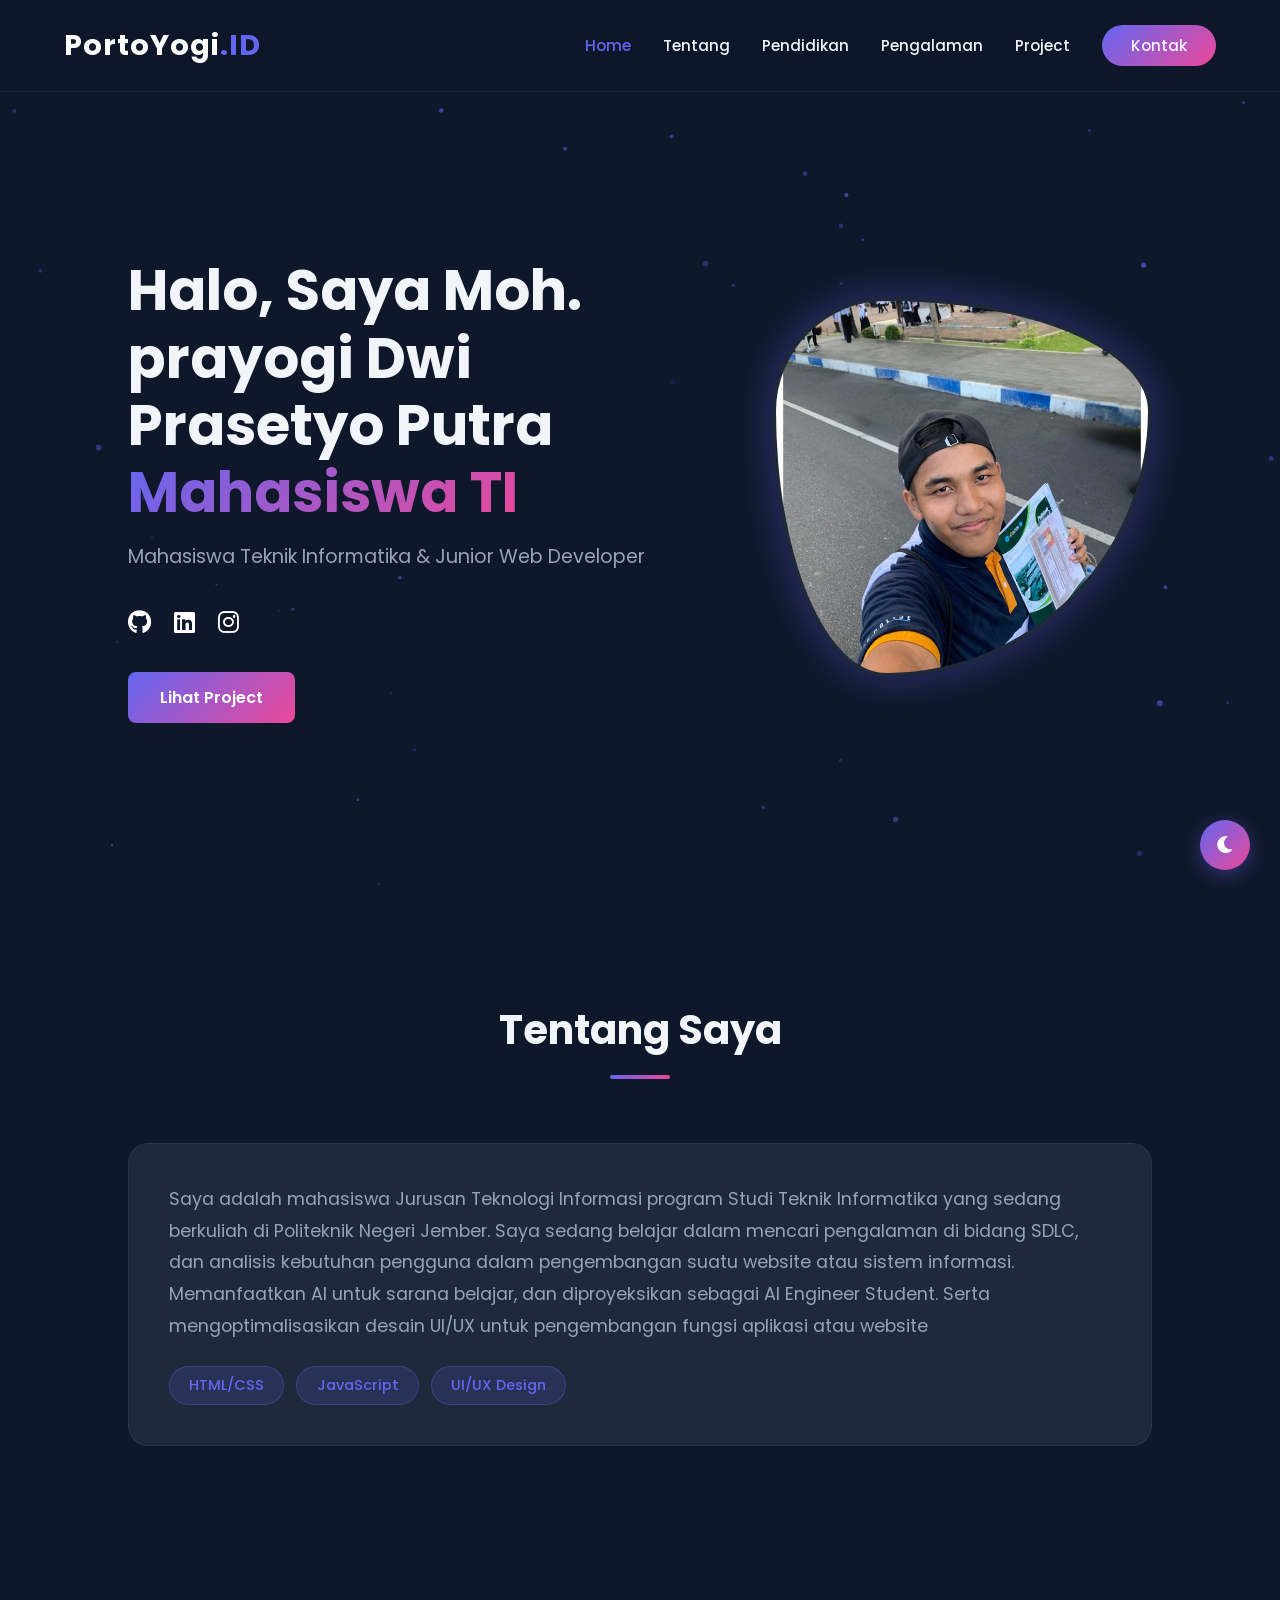
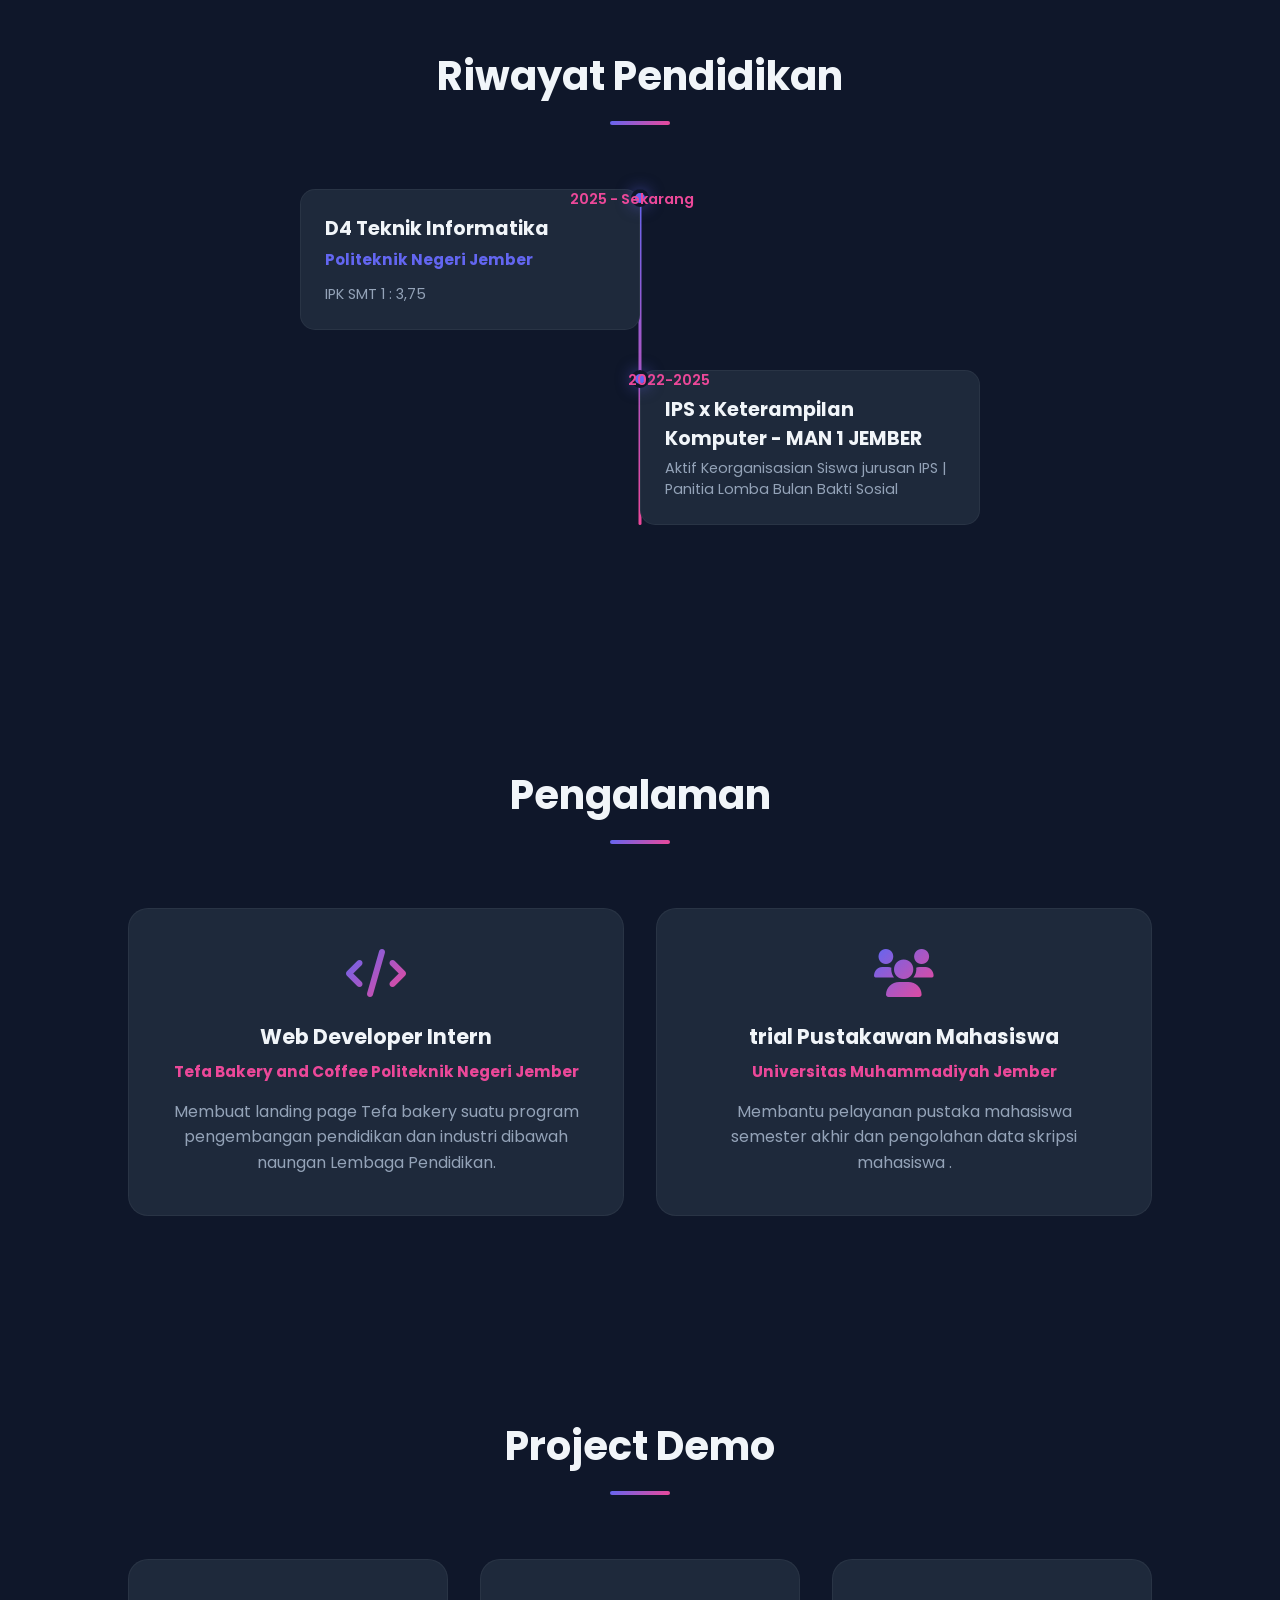
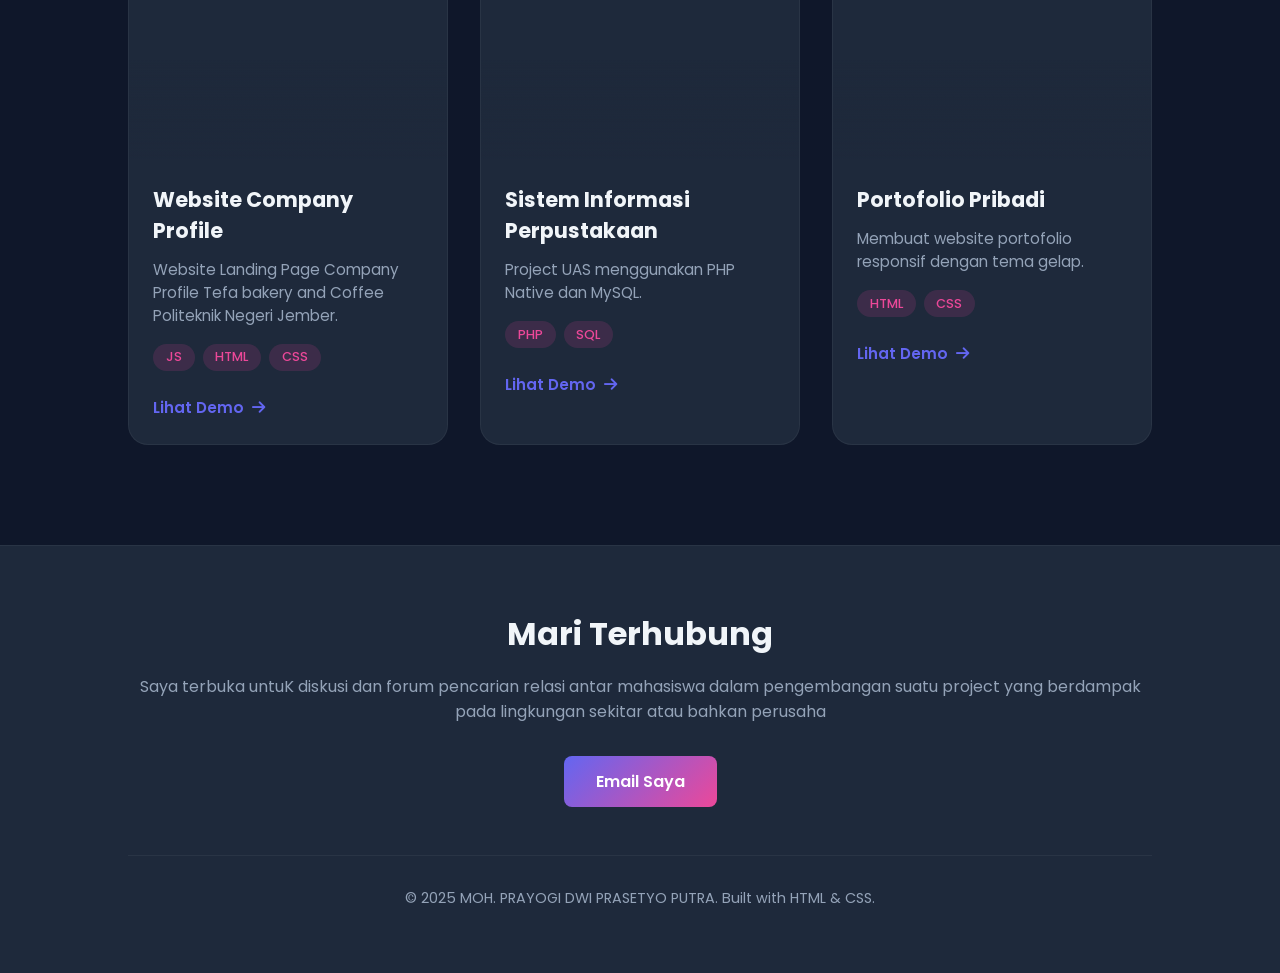
<file: index.html>
<!DOCTYPE html>
<html lang="id">
<head>
    <meta charset="UTF-8">
    <meta name="viewport" content="width=device-width, initial-scale=1.0">
    <title>Portofolio Saya | Mahasiswa</title>
    <!-- Link Font Google (Poppins) -->
    <link href="https://fonts.googleapis.com/css2?family=Poppins:wght@300;400;600;700&display=swap" rel="stylesheet">
    <!-- Link Font Awesome untuk Ikon -->
    <link rel="stylesheet" href="https://cdnjs.cloudflare.com/ajax/libs/font-awesome/6.0.0/css/all.min.css">
    <link rel="stylesheet" href="style.css">
</head>
<body>

    <!-- Navigasi -->
    <nav class="navbar">
        <div class="logo">PortoYogi<span>.ID</span></div>
        <ul class="nav-links">
            <li><a href="#home">Home</a></li>
            <li><a href="#about">Tentang</a></li>
            <li><a href="#education">Pendidikan</a></li>
            <li><a href="#experience">Pengalaman</a></li>
            <li><a href="#projects">Project</a></li>
            <li><a href="#contact" class="btn-contact">Kontak</a></li>
        </ul>
        <div class="hamburger">
            <i class="fas fa-bars"></i>
        </div>
    </nav>

    <!-- Hero Section -->
    <section id="home" class="hero">
        <div class="hero-content hidden">
            <h1>Halo, Saya Moh. prayogi Dwi Prasetyo Putra <span class="text-gradient">Nama Kamu</span></h1>
            <p>Mahasiswa Teknik Informatika & Junior Web Developer</p>
            <div class="social-icons">
                <a href="#"><i class="fab fa-github"></i></a>
                <a href="#"><i class="fab fa-linkedin"></i></a>
                <a href="#"><i class="fab fa-instagram"></i></a>
            </div>
            <a href="#projects" class="btn-primary">Lihat Project</a>
        </div>
        <div class="hero-img hidden">
            <!-- Ganti src dengan foto kamu sendiri -->
            <img src="gambar/image.png" alt="gambar">
        </div>
    </section>

    <!-- Tentang Saya (Identitas) -->
    <section id="about" class="section">
        <div class="container">
            <h2 class="section-title">Tentang Saya</h2>
            <div class="about-content hidden">
                <div class="about-text">    
                    <p>Saya adalah mahasiswa Jurusan Teknologi Informasi program Studi Teknik Informatika yang sedang berkuliah di Politeknik Negeri Jember. Saya sedang belajar dalam mencari pengalaman di bidang SDLC, dan analisis kebutuhan pengguna dalam pengembangan suatu website atau sistem informasi. Memanfaatkan AI untuk sarana belajar, dan diproyeksikan sebagai AI Engineer Student. Serta mengoptimalisasikan desain UI/UX untuk pengembangan fungsi aplikasi atau website</p>
                    <div class="skills">
                        <span class="skill-tag">HTML/CSS</span>
                        <span class="skill-tag">JavaScript</span>
                        <span class="skill-tag">UI/UX Design</span>
                    </div>
                </div>
            </div>
        </div>
    </section>

    <!-- Riwayat Pendidikan -->
    <section id="education" class="section">
        <div class="container">
            <h2 class="section-title">Riwayat Pendidikan</h2>
            <div class="timeline">
                <!-- Item 1 -->
                <div class="timeline-item hidden">
                    <div class="timeline-dot"></div>
                    <div class="timeline-date">2025 - Sekarang</div>
                    <div class="timeline-content">
                        <h3>D4 Teknik Informatika</h3>
                        <h4>Politeknik Negeri Jember</h4>
                        <p>IPK SMT 1 : 3,75</p>
                    </div>
                </div>
                <!-- Item 2 -->
                <div class="timeline-item hidden">
                    <div class="timeline-dot"></div>
                    <div class="timeline-date">2022-2025</div>
                    <div class="timeline-content">
                        <h3>IPS x Keterampilan Komputer - MAN 1 JEMBER</h3>
                        <p>Aktif Keorganisasian Siswa jurusan IPS | Panitia Lomba Bulan Bakti Sosial</p>
                    </div>
                </div>
            </div>
        </div>
    </section>

    <!-- Pengalaman -->
    <section id="experience" class="section">
        <div class="container">
            <h2 class="section-title">Pengalaman</h2>
            <div class="experience-grid">
                <div class="card hidden">
                    <i class="fas fa-code"></i>
                    <h3>Web Developer Intern</h3>
                    <h4>Tefa Bakery and Coffee Politeknik Negeri Jember</h4>
                    <p>Membuat landing page Tefa bakery suatu program pengembangan pendidikan dan industri dibawah naungan Lembaga Pendidikan.</p>
                </div>
                <div class="card hidden">
                    <i class="fas fa-users"></i>
                    <h3>trial Pustakawan Mahasiswa</h3>
                    <h4>Universitas Muhammadiyah Jember</h4>
                    <p>Membantu pelayanan pustaka mahasiswa semester akhir dan pengolahan data skripsi mahasiswa .</p>
                </div>
            </div>
        </div>
    </section>

    <!-- Project -->
    <section id="projects" class="section">
        <div class="container">
            <h2 class="section-title">Project Demo</h2>
            <div class="projects-grid">
                <!-- Project 1 -->
                <div class="project-card hidden">
                    <div class="card-image" style="background-image: url('https://via.placeholder.com/400x250');"></div>
                    <div class="card-content">
                        <h3>Website Company Profile</h3>
                        <p>Website Landing Page Company Profile Tefa bakery and Coffee Politeknik Negeri Jember.</p>
                        <div class="card-tags">
                            <span>JS</span><span>HTML</span><span>CSS</span>
                        </div>
                        <a href="https://final-project-peach.vercel.app/" class="btn-link">Lihat Demo <i class="fas fa-arrow-right"></i></a>
                    </div>
                </div>
                <!-- Project 2 -->
                <div class="project-card hidden">
                    <div class="card-image" style="background-image: url('https://via.placeholder.com/400x250');"></div>
                    <div class="card-content">
                        <h3>Sistem Informasi Perpustakaan</h3>
                        <p>Project UAS menggunakan PHP Native dan MySQL.</p>
                        <div class="card-tags">
                            <span>PHP</span><span>SQL</span>
                        </div>
                        <a href="#" class="btn-link">Lihat Demo <i class="fas fa-arrow-right"></i></a>
                    </div>
                </div>
                <!-- Project 3 -->
                <div class="project-card hidden">
                    <div class="card-image" style="background-image: url('https://via.placeholder.com/400x250');"></div>
                    <div class="card-content">
                        <h3>Portofolio Pribadi</h3>
                        <p>Membuat website portofolio responsif dengan tema gelap.</p>
                        <div class="card-tags">
                            <span>HTML</span><span>CSS</span>
                        </div>
                        <a href="#" class="btn-link">Lihat Demo <i class="fas fa-arrow-right"></i></a>
                    </div>
                </div>
            </div>
        </div>
    </section>

    <!-- Footer & Kontak -->
    <footer id="contact">
        <div class="footer-content">
            <h2>Mari Terhubung</h2>
            <p>Saya terbuka untuK diskusi dan forum pencarian relasi antar mahasiswa dalam pengembangan suatu project yang berdampak pada lingkungan sekitar atau bahkan perusaha</p>
            <a href="mailto:emailkamu@mail.com" class="btn-primary">Email Saya</a>
            <div class="footer-bottom">
                <p>&copy; 2025 MOH. PRAYOGI DWI PRASETYO PUTRA. Built with HTML & CSS.</p>
            </div>
        </div>
    </footer>

    <script src="script.js"></script>
</body>
</html>
</file>
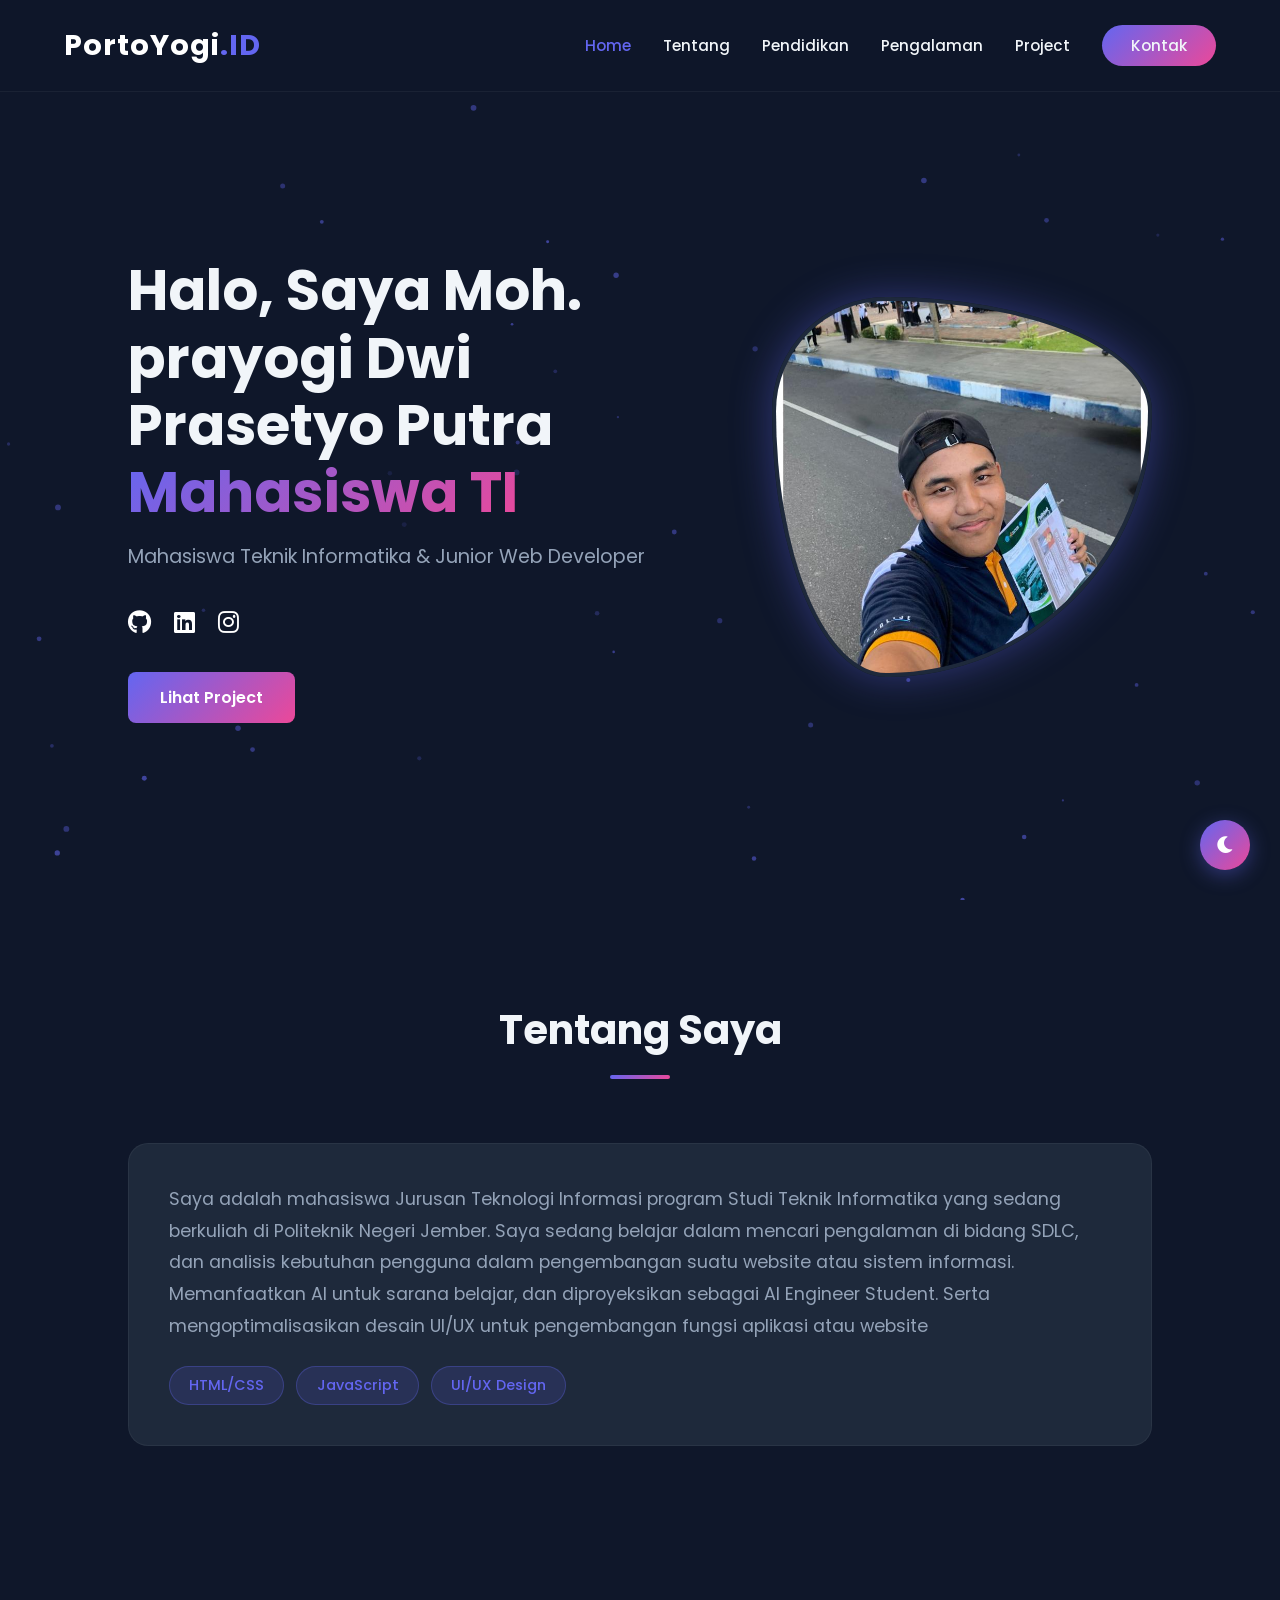
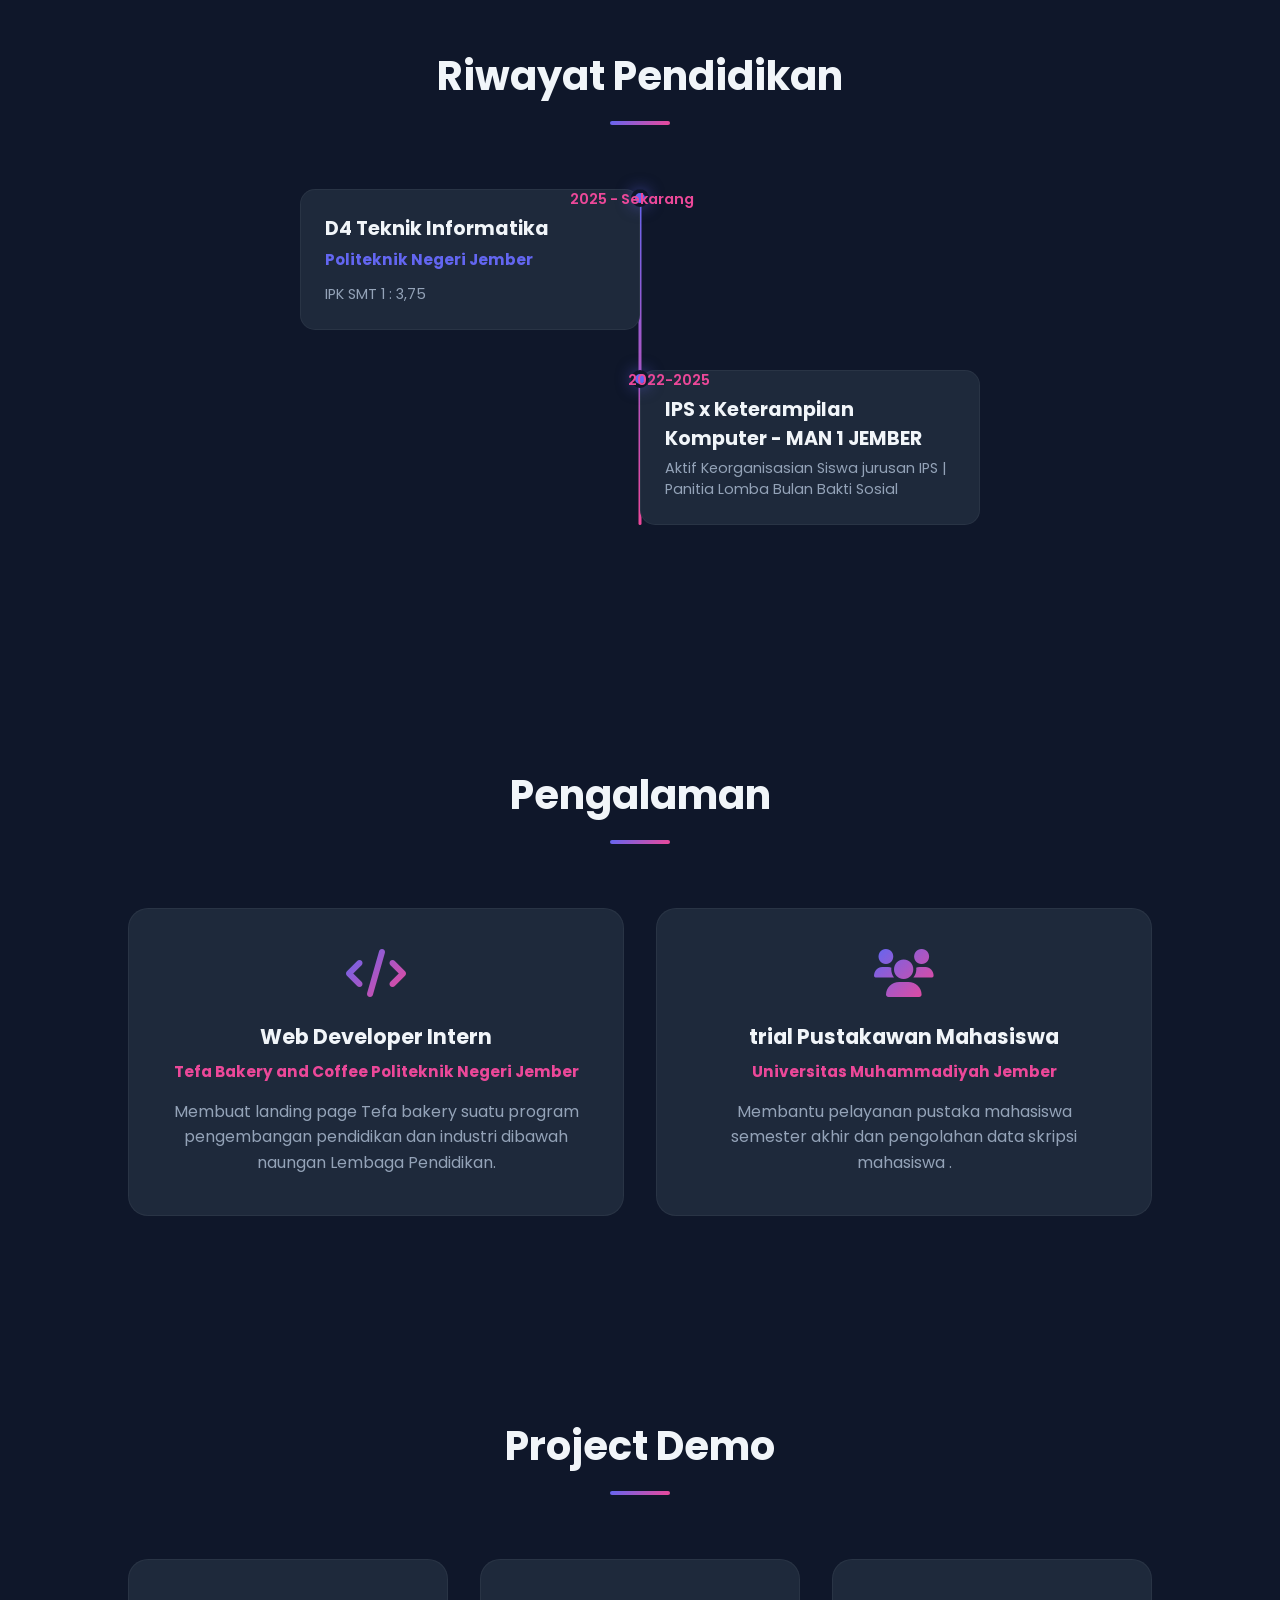
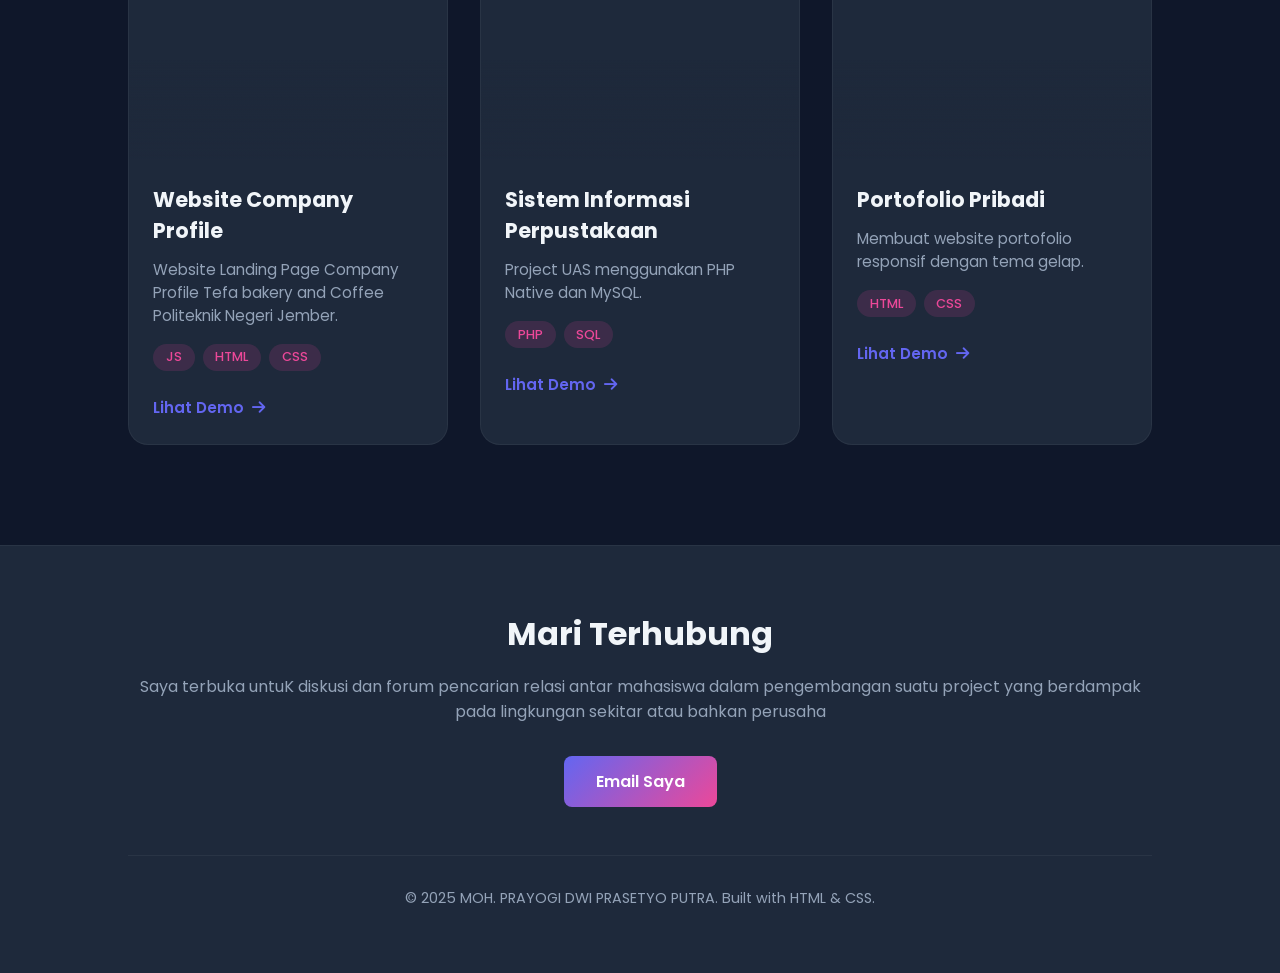
<file: indexutama.html>
<!DOCTYPE html>
<html lang="id">
<head>
    <meta charset="UTF-8">
    <meta name="viewport" content="width=device-width, initial-scale=1.0">
    <title>Portofolio Saya | Mahasiswa</title>
    <!-- Link Font Google (Poppins) -->
    <link href="https://fonts.googleapis.com/css2?family=Poppins:wght@300;400;600;700&display=swap" rel="stylesheet">
    <!-- Link Font Awesome untuk Ikon -->
    <link rel="stylesheet" href="https://cdnjs.cloudflare.com/ajax/libs/font-awesome/6.0.0/css/all.min.css">
    <link rel="stylesheet" href="style.css">
</head>
<body>

    <!-- Navigasi -->
    <nav class="navbar">
        <div class="logo">PortoYogi<span>.ID</span></div>
        <ul class="nav-links">
            <li><a href="#home">Home</a></li>
            <li><a href="#about">Tentang</a></li>
            <li><a href="#education">Pendidikan</a></li>
            <li><a href="#experience">Pengalaman</a></li>
            <li><a href="#projects">Project</a></li>
            <li><a href="#contact" class="btn-contact">Kontak</a></li>
        </ul>
        <div class="hamburger">
            <i class="fas fa-bars"></i>
        </div>
    </nav>

    <!-- Hero Section -->
    <section id="home" class="hero">
        <div class="hero-content hidden">
            <h1>Halo, Saya Moh. prayogi Dwi Prasetyo Putra <span class="text-gradient">Nama Kamu</span></h1>
            <p>Mahasiswa Teknik Informatika & Junior Web Developer</p>
            <div class="social-icons">
                <a href="#"><i class="fab fa-github"></i></a>
                <a href="#"><i class="fab fa-linkedin"></i></a>
                <a href="#"><i class="fab fa-instagram"></i></a>
            </div>
            <a href="#projects" class="btn-primary">Lihat Project</a>
        </div>
        <div class="hero-img hidden">
            <!-- Ganti src dengan foto kamu sendiri -->
            <img src="gambar/image.png" alt="Foto Profil">
        </div>
    </section>

    <!-- Tentang Saya (Identitas) -->
    <section id="about" class="section">
        <div class="container">
            <h2 class="section-title">Tentang Saya</h2>
            <div class="about-content hidden">
                <div class="about-text">    
                    <p>Saya adalah mahasiswa Jurusan Teknologi Informasi program Studi Teknik Informatika yang sedang berkuliah di Politeknik Negeri Jember. Saya sedang belajar dalam mencari pengalaman di bidang SDLC, dan analisis kebutuhan pengguna dalam pengembangan suatu website atau sistem informasi. Memanfaatkan AI untuk sarana belajar, dan diproyeksikan sebagai AI Engineer Student. Serta mengoptimalisasikan desain UI/UX untuk pengembangan fungsi aplikasi atau website</p>
                    <div class="skills">
                        <span class="skill-tag">HTML/CSS</span>
                        <span class="skill-tag">JavaScript</span>
                        <span class="skill-tag">UI/UX Design</span>
                    </div>
                </div>
            </div>
        </div>
    </section>

    <!-- Riwayat Pendidikan -->
    <section id="education" class="section">
        <div class="container">
            <h2 class="section-title">Riwayat Pendidikan</h2>
            <div class="timeline">
                <!-- Item 1 -->
                <div class="timeline-item hidden">
                    <div class="timeline-dot"></div>
                    <div class="timeline-date">2025 - Sekarang</div>
                    <div class="timeline-content">
                        <h3>D4 Teknik Informatika</h3>
                        <h4>Politeknik Negeri Jember</h4>
                        <p>IPK SMT 1 : 3,75</p>
                    </div>
                </div>
                <!-- Item 2 -->
                <div class="timeline-item hidden">
                    <div class="timeline-dot"></div>
                    <div class="timeline-date">2022-2025</div>
                    <div class="timeline-content">
                        <h3>IPS x Keterampilan Komputer - MAN 1 JEMBER</h3>
                        <p>Aktif Keorganisasian Siswa jurusan IPS | Panitia Lomba Bulan Bakti Sosial</p>
                    </div>
                </div>
            </div>
        </div>
    </section>

    <!-- Pengalaman -->
    <section id="experience" class="section">
        <div class="container">
            <h2 class="section-title">Pengalaman</h2>
            <div class="experience-grid">
                <div class="card hidden">
                    <i class="fas fa-code"></i>
                    <h3>Web Developer Intern</h3>
                    <h4>Tefa Bakery and Coffee Politeknik Negeri Jember</h4>
                    <p>Membuat landing page Tefa bakery suatu program pengembangan pendidikan dan industri dibawah naungan Lembaga Pendidikan.</p>
                </div>
                <div class="card hidden">
                    <i class="fas fa-users"></i>
                    <h3>trial Pustakawan Mahasiswa</h3>
                    <h4>Universitas Muhammadiyah Jember</h4>
                    <p>Membantu pelayanan pustaka mahasiswa semester akhir dan pengolahan data skripsi mahasiswa .</p>
                </div>
            </div>
        </div>
    </section>

    <!-- Project -->
    <section id="projects" class="section">
        <div class="container">
            <h2 class="section-title">Project Demo</h2>
            <div class="projects-grid">
                <!-- Project 1 -->
                <div class="project-card hidden">
                    <div class="card-image" style="background-image: url('https://via.placeholder.com/400x250');"></div>
                    <div class="card-content">
                        <h3>Website Company Profile</h3>
                        <p>Website Landing Page Company Profile Tefa bakery and Coffee Politeknik Negeri Jember.</p>
                        <div class="card-tags">
                            <span>JS</span><span>HTML</span><span>CSS</span>
                        </div>
                        <a href="https://final-project-peach.vercel.app/" class="btn-link">Lihat Demo <i class="fas fa-arrow-right"></i></a>
                    </div>
                </div>
                <!-- Project 2 -->
                <div class="project-card hidden">
                    <div class="card-image" style="background-image: url('https://via.placeholder.com/400x250');"></div>
                    <div class="card-content">
                        <h3>Sistem Informasi Perpustakaan</h3>
                        <p>Project UAS menggunakan PHP Native dan MySQL.</p>
                        <div class="card-tags">
                            <span>PHP</span><span>SQL</span>
                        </div>
                        <a href="#" class="btn-link">Lihat Demo <i class="fas fa-arrow-right"></i></a>
                    </div>
                </div>
                <!-- Project 3 -->
                <div class="project-card hidden">
                    <div class="card-image" style="background-image: url('https://via.placeholder.com/400x250');"></div>
                    <div class="card-content">
                        <h3>Portofolio Pribadi</h3>
                        <p>Membuat website portofolio responsif dengan tema gelap.</p>
                        <div class="card-tags">
                            <span>HTML</span><span>CSS</span>
                        </div>
                        <a href="#" class="btn-link">Lihat Demo <i class="fas fa-arrow-right"></i></a>
                    </div>
                </div>
            </div>
        </div>
    </section>

    <!-- Footer & Kontak -->
    <footer id="contact">
        <div class="footer-content">
            <h2>Mari Terhubung</h2>
            <p>Saya terbuka untuK diskusi dan forum pencarian relasi antar mahasiswa dalam pengembangan suatu project yang berdampak pada lingkungan sekitar atau bahkan perusaha</p>
            <a href="mailto:emailkamu@mail.com" class="btn-primary">Email Saya</a>
            <div class="footer-bottom">
                <p>&copy; 2025 MOH. PRAYOGI DWI PRASETYO PUTRA. Built with HTML & CSS.</p>
            </div>
        </div>
    </footer>

    <script src="script.js"></script>
</body>
</html>
</file>
<file: style.css>
/* Variabel Warna */
:root {
    --bg-color: #0f172a;
    --card-bg: #1e293b;
    --primary: #6366f1;
    --secondary: #ec4899;
    --text-light: #f1f5f9;
    --text-gray: #94a3b8;
    --gradient: linear-gradient(135deg, #6366f1, #ec4899);
}

* {
    margin: 0;
    padding: 0;
    box-sizing: border-box;
    font-family: 'Poppins', sans-serif;
    scroll-behavior: smooth;
}

body {
    background-color: var(--bg-color);
    color: var(--text-light);
    overflow-x: hidden;
}

/* Navbar */
.navbar {
    display: flex;
    justify-content: space-between;
    align-items: center;
    padding: 1.5rem 5%;
    position: fixed;
    width: 100%;
    top: 0;
    z-index: 1000;
    background: rgba(15, 23, 42, 0.85);
    backdrop-filter: blur(12px);
    border-bottom: 1px solid rgba(255,255,255,0.05);
}

.logo {
    font-size: 1.8rem;
    font-weight: 700;
    color: white;
    letter-spacing: 1px;
}
.logo span { color: var(--primary); }

.nav-links {
    display: flex;
    list-style: none;
    gap: 2rem;
    align-items: center;
}

.nav-links a {
    text-decoration: none;
    color: var(--text-light);
    font-weight: 500;
    transition: 0.3s;
    font-size: 0.95rem;
}

.nav-links a:hover { color: var(--primary); }

.btn-contact {
    background: var(--gradient);
    padding: 0.6rem 1.8rem;
    border-radius: 50px;
}
.btn-contact:hover { color: white; transform: scale(1.05); }

.hamburger { display: none; cursor: pointer; font-size: 1.5rem; }

/* Hero Section */
.hero {
    min-height: 100vh;
    display: flex;
    align-items: center;
    justify-content: space-between;
    padding: 0 10%;
    padding-top: 80px;
}

.hero-content { max-width: 600px; }

.hero-content h1 {
    font-size: 3.5rem;
    line-height: 1.2;
    margin-bottom: 1rem;
    font-weight: 700;
}

.text-gradient {
    background: var(--gradient);
    -webkit-background-clip: text;
    -webkit-text-fill-color: transparent;
    background-clip: text;
}

.hero-content p {
    color: var(--text-gray);
    font-size: 1.2rem;
    margin-bottom: 2rem;
    line-height: 1.6;
}

.social-icons { margin-bottom: 2rem; }
.social-icons a {
    color: white;
    font-size: 1.5rem;
    margin-right: 1.2rem;
    transition: 0.3s;
    display: inline-block;
}
.social-icons a:hover { 
    color: var(--primary); 
    transform: translateY(-3px);
}

.hero-img img {
    width: 380px;
    height: 380px;
    object-fit: cover;
    border-radius: 30% 70% 70% 30% / 30% 30% 70% 70%;
    border: 4px solid var(--card-bg);
    box-shadow: 0 0 40px rgba(99, 102, 241, 0.4);
    animation: morphing 8s ease-in-out infinite;
}

@keyframes morphing {
    0% { border-radius: 30% 70% 70% 30% / 30% 30% 70% 70%; }
    50% { border-radius: 70% 30% 30% 70% / 70% 70% 30% 30%; }
    100% { border-radius: 30% 70% 70% 30% / 30% 30% 70% 70%; }
}

.btn-primary {
    text-decoration: none;
    background: var(--gradient);
    color: white;
    padding: 0.8rem 2rem;
    border-radius: 8px;
    font-weight: 600;
    transition: 0.3s;
    display: inline-block;
    border: none;
    cursor: pointer;
}
.btn-primary:hover { 
    transform: translateY(-3px); 
    box-shadow: 0 15px 30px rgba(99, 102, 241, 0.4); 
}

/* Section Umum */
.section { padding: 100px 10%; }
.container { max-width: 1200px; margin: 0 auto; }

.section-title {
    font-size: 2.5rem;
    margin-bottom: 4rem;
    text-align: center;
    position: relative;
}
.section-title::after {
    content: '';
    display: block;
    width: 60px;
    height: 4px;
    background: var(--gradient);
    margin: 15px auto 0;
    border-radius: 2px;
}

/* About */
.about-content {
    background: var(--card-bg);
    padding: 2.5rem;
    border-radius: 20px;
    border: 1px solid rgba(255,255,255,0.05);
}

.about-text p {
    color: var(--text-gray);
    line-height: 1.8;
    font-size: 1.1rem;
    margin-bottom: 1.5rem;
}

.skills { 
    margin-top: 1.5rem; 
    display: flex; 
    gap: 12px; 
    flex-wrap: wrap; 
}
.skill-tag {
    background: rgba(99, 102, 241, 0.15);
    color: var(--primary);
    padding: 0.5rem 1.2rem;
    border-radius: 50px;
    font-size: 0.9rem;
    font-weight: 500;
    border: 1px solid rgba(99, 102, 241, 0.3);
}

/* Riwayat Pendidikan - Timeline */
.timeline {
    position: relative;
    max-width: 800px;
    margin: 0 auto;
}

.timeline::before {
    content: '';
    position: absolute;
    left: 50%;
    transform: translateX(-50%);
    width: 3px;
    height: 100%;
    background: var(--gradient);
    border-radius: 3px;
}

.timeline-item {
    display: flex;
    justify-content: flex-end;
    padding-right: 50%;
    position: relative;
    margin-bottom: 40px;
}

.timeline-item:nth-child(even) {
    justify-content: flex-start;
    padding-right: 0;
    padding-left: 50%;
}

.timeline-dot {
    position: absolute;
    left: 50%;
    top: 0;
    transform: translateX(-50%);
    width: 18px;
    height: 18px;
    background: var(--primary);
    border-radius: 50%;
    border: 4px solid var(--bg-color);
    box-shadow: 0 0 15px rgba(99, 102, 241, 0.5);
}

.timeline-date {
    position: absolute;
    left: 50%;
    transform: translateX(-70px);
    color: var(--secondary);
    font-weight: 600;
    font-size: 0.9rem;
    top: 0;
}

.timeline-item:nth-child(even) .timeline-date {
    left: auto;
    right: 50%;
    transform: translateX(70px);
}

.timeline-content {
    background: var(--card-bg);
    padding: 1.5rem;
    border-radius: 15px;
    width: 85%;
    border: 1px solid rgba(255,255,255,0.05);
    transition: 0.3s;
}

.timeline-content:hover {
    transform: translateY(-5px);
    box-shadow: 0 10px 30px rgba(0,0,0,0.3);
}

.timeline-content h3 {
    font-size: 1.2rem;
    margin-bottom: 0.3rem;
}

.timeline-content h4 {
    color: var(--primary);
    font-size: 0.95rem;
    margin-bottom: 0.8rem;
}

.timeline-content p {
    color: var(--text-gray);
    font-size: 0.9rem;
}

/* Pengalaman */
.experience-grid {
    display: grid;
    grid-template-columns: repeat(auto-fit, minmax(300px, 1fr));
    gap: 2rem;
}

.card {
    background: var(--card-bg);
    padding: 2.5rem;
    border-radius: 20px;
    border: 1px solid rgba(255,255,255,0.05);
    transition: 0.3s;
    text-align: center;
}

.card:hover {
    transform: translateY(-10px);
    box-shadow: 0 20px 40px rgba(0,0,0,0.3);
    border-color: var(--primary);
}

.card i {
    font-size: 3rem;
    background: var(--gradient);
    -webkit-background-clip: text;
    -webkit-text-fill-color: transparent;
    background-clip: text;
    margin-bottom: 1.5rem;
}

.card h3 {
    font-size: 1.3rem;
    margin-bottom: 0.5rem;
}

.card h4 {
    color: var(--secondary);
    font-size: 0.95rem;
    margin-bottom: 1rem;
}

.card p {
    color: var(--text-gray);
    line-height: 1.6;
}

/* Project */
.projects-grid {
    display: grid;
    grid-template-columns: repeat(auto-fit, minmax(320px, 1fr));
    gap: 2rem;
}

.project-card {
    background: var(--card-bg);
    border-radius: 20px;
    overflow: hidden;
    border: 1px solid rgba(255,255,255,0.05);
    transition: 0.3s;
}

.project-card:hover {
    transform: translateY(-10px);
    box-shadow: 0 20px 50px rgba(0,0,0,0.4);
}

.card-image {
    height: 200px;
    background-size: cover;
    background-position: center;
    position: relative;
}

.card-image::after {
    content: '';
    position: absolute;
    bottom: 0;
    left: 0;
    width: 100%;
    height: 50%;
    background: linear-gradient(to top, var(--card-bg), transparent);
}

.card-content { padding: 1.5rem; }

.card-content h3 {
    font-size: 1.3rem;
    margin-bottom: 0.8rem;
}

.card-content p {
    color: var(--text-gray);
    font-size: 0.95rem;
    margin-bottom: 1rem;
    line-height: 1.5;
}

.card-tags {
    display: flex;
    gap: 8px;
    margin-bottom: 1.5rem;
    flex-wrap: wrap;
}

.card-tags span {
    background: rgba(236, 72, 153, 0.15);
    color: var(--secondary);
    padding: 0.3rem 0.8rem;
    border-radius: 20px;
    font-size: 0.8rem;
    font-weight: 500;
}

.btn-link {
    color: var(--primary);
    text-decoration: none;
    font-weight: 600;
    font-size: 0.95rem;
    transition: 0.3s;
    display: inline-flex;
    align-items: center;
    gap: 8px;
}

.btn-link:hover { gap: 12px; }

/* Footer */
footer {
    background: var(--card-bg);
    padding: 4rem 10% 2rem;
    text-align: center;
    border-top: 1px solid rgba(255,255,255,0.05);
}

.footer-content h2 {
    font-size: 2rem;
    margin-bottom: 1rem;
}

.footer-content p {
    color: var(--text-gray);
    margin-bottom: 2rem;
}

.footer-bottom {
    margin-top: 3rem;
    padding-top: 2rem;
    border-top: 1px solid rgba(255,255,255,0.05);
    color: var(--text-gray);
    font-size: 0.9rem;
}

/* Animasi Muncul Saat Scroll */
.hidden {
    opacity: 0;
    transform: translateY(50px);
    transition: all 1s ease;
}

.show {
    opacity: 1;
    transform: translateY(0);
}

/* Responsive Design */
@media (max-width: 968px) {
    .hero {
        flex-direction: column-reverse;
        text-align: center;
        padding-top: 120px;
        gap: 3rem;
    }
    
    .hero-img img { width: 300px; height: 300px; }
    .hero-content h1 { font-size: 2.5rem; }
    .social-icons { justify-content: center; display: flex; }
    
    .timeline::before { left: 20px; }
    .timeline-item, .timeline-item:nth-child(even) {
        padding-left: 60px;
        padding-right: 0;
        justify-content: flex-start;
    }
    .timeline-dot, .timeline-item:nth-child(even) .timeline-dot {
        left: 20px;
        transform: translateX(-50%);
    }
    .timeline-date, .timeline-item:nth-child(even) .timeline-date {
        position: relative;
        left: 0;
        right: 0;
        transform: none;
        text-align: left;
        margin-bottom: 10px;
    }
    .timeline-content { width: 100%; }
}

@media (max-width: 768px) {
    .hamburger { display: block; color: white; }
    
    .nav-links {
        position: fixed;
        right: -100%;
        top: 70px;
        height: calc(100vh - 70px);
        background: var(--card-bg);
        flex-direction: column;
        width: 100%;
        text-align: center;
        padding-top: 2rem;
        transition: 0.3s;
    }
    
    .nav-links.active { right: 0; }
    .hero-content h1 { font-size: 2rem; }
    .section-title { font-size: 2rem; }
}
</file>
